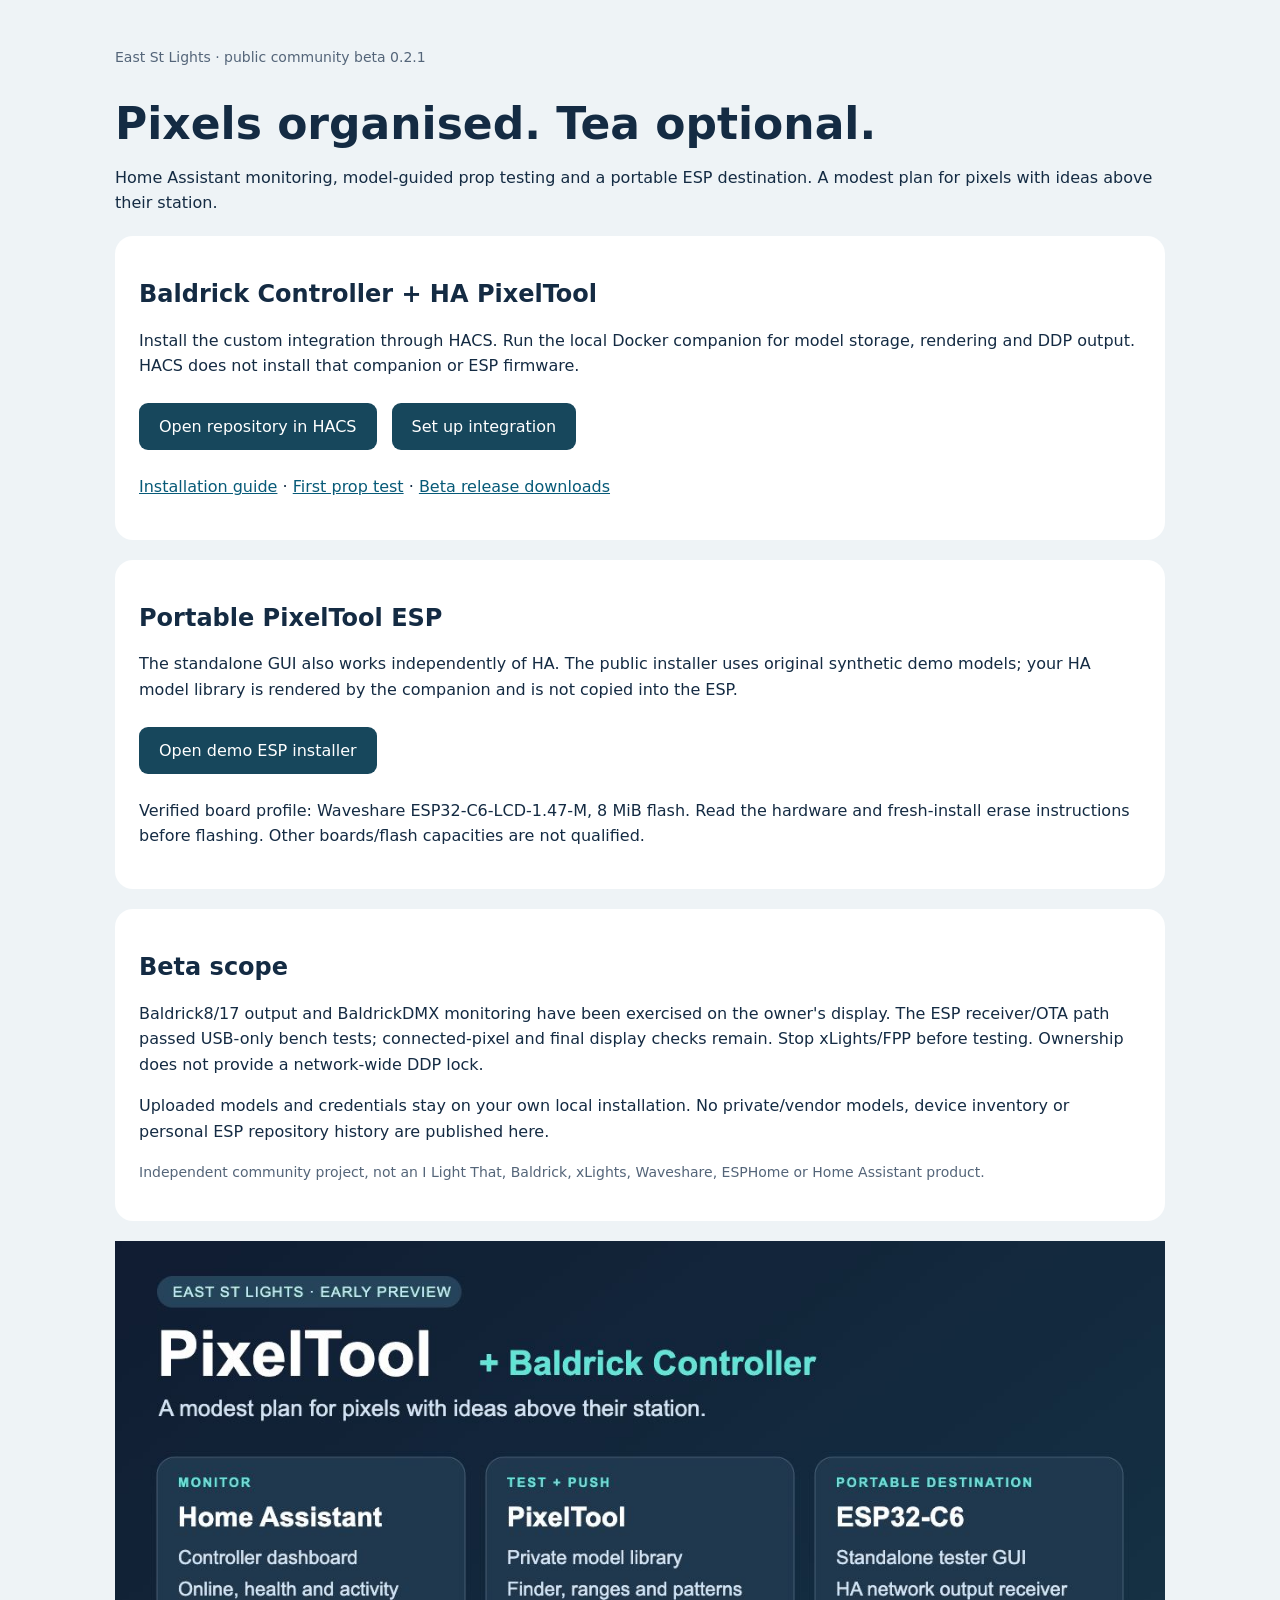
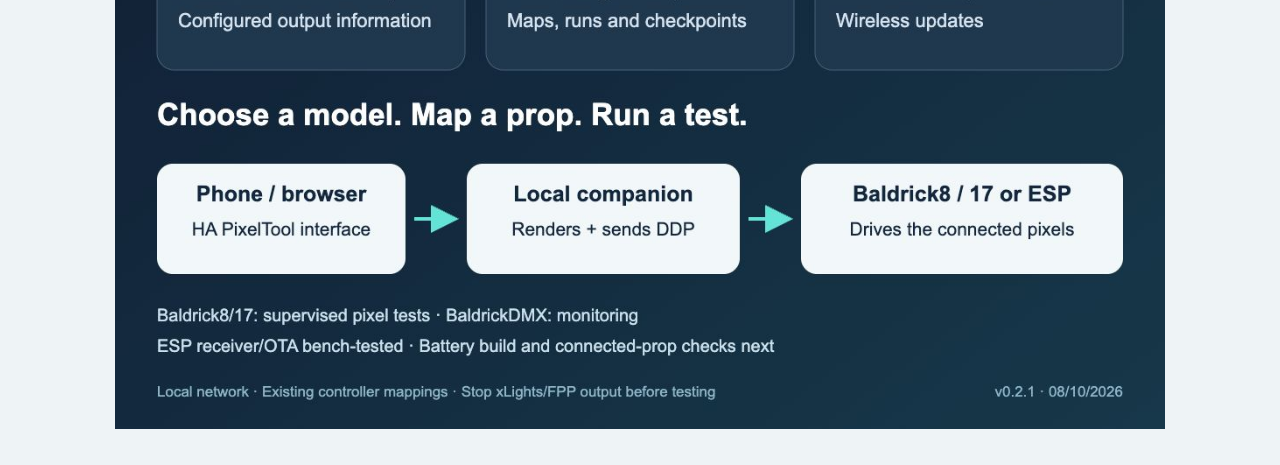
<file: index.html>
<!doctype html><html lang="en-AU"><head><meta charset="utf-8"><meta name="viewport" content="width=device-width,initial-scale=1"><title>PixelTool + Baldrick Controller</title><style>body{font-family:system-ui;color:#142b43;background:#eef3f6;margin:0}main{max-width:1050px;margin:auto;padding:32px 22px}h1{font-size:44px;margin-bottom:8px}.card{background:white;border-radius:18px;padding:24px;margin:20px 0}.button{display:inline-block;background:#17475c;color:white;padding:14px 20px;border-radius:9px;text-decoration:none;margin:8px 10px 8px 0}a{color:#075a78}img{max-width:100%;height:auto}p,li{line-height:1.6}.small{color:#546579;font-size:14px}</style></head><body><main>
<p class="small">East St Lights · public community beta 0.2.1</p><h1>Pixels organised. Tea optional.</h1><p>Home Assistant monitoring, model-guided prop testing and a portable ESP destination. A modest plan for pixels with ideas above their station.</p>
<section class="card"><h2>Baldrick Controller + HA PixelTool</h2><p>Install the custom integration through HACS. Run the local Docker companion for model storage, rendering and DDP output. HACS does not install that companion or ESP firmware.</p>
<a class="button" href="https://my.home-assistant.io/redirect/hacs_repository/?owner=sheldondickinson&amp;repository=ha-baldrick-controller&amp;category=integration">Open repository in HACS</a>
<a class="button" href="https://my.home-assistant.io/redirect/config_flow_start/?domain=baldrick_controller">Set up integration</a>
<p><a href="https://github.com/sheldondickinson/ha-baldrick-controller/blob/development/docs/INSTALL.md">Installation guide</a> · <a href="https://github.com/sheldondickinson/ha-baldrick-controller/blob/development/docs/FIRST-TEST.md">First prop test</a> · <a href="https://github.com/sheldondickinson/ha-baldrick-controller/releases">Beta release downloads</a></p>
</section><section class="card"><h2>Portable PixelTool ESP</h2><p>The standalone GUI also works independently of HA. The public installer uses original synthetic demo models; your HA model library is rendered by the companion and is not copied into the ESP.</p><a class="button" href="esp/">Open demo ESP installer</a><p>Verified board profile: Waveshare ESP32-C6-LCD-1.47-M, 8 MiB flash. Read the hardware and fresh-install erase instructions before flashing. Other boards/flash capacities are not qualified.</p></section>
<section class="card"><h2>Beta scope</h2><p>Baldrick8/17 output and BaldrickDMX monitoring have been exercised on the owner's display. The ESP receiver/OTA path passed USB-only bench tests; connected-pixel and final display checks remain. Stop xLights/FPP before testing. Ownership does not provide a network-wide DDP lock.</p><p>Uploaded models and credentials stay on your own local installation. No private/vendor models, device inventory or personal ESP repository history are published here.</p><p class="small">Independent community project, not an I Light That, Baldrick, xLights, Waveshare, ESPHome or Home Assistant product.</p></section><img src="overview.png" alt="PixelTool project overview"></main></body></html>
</file>
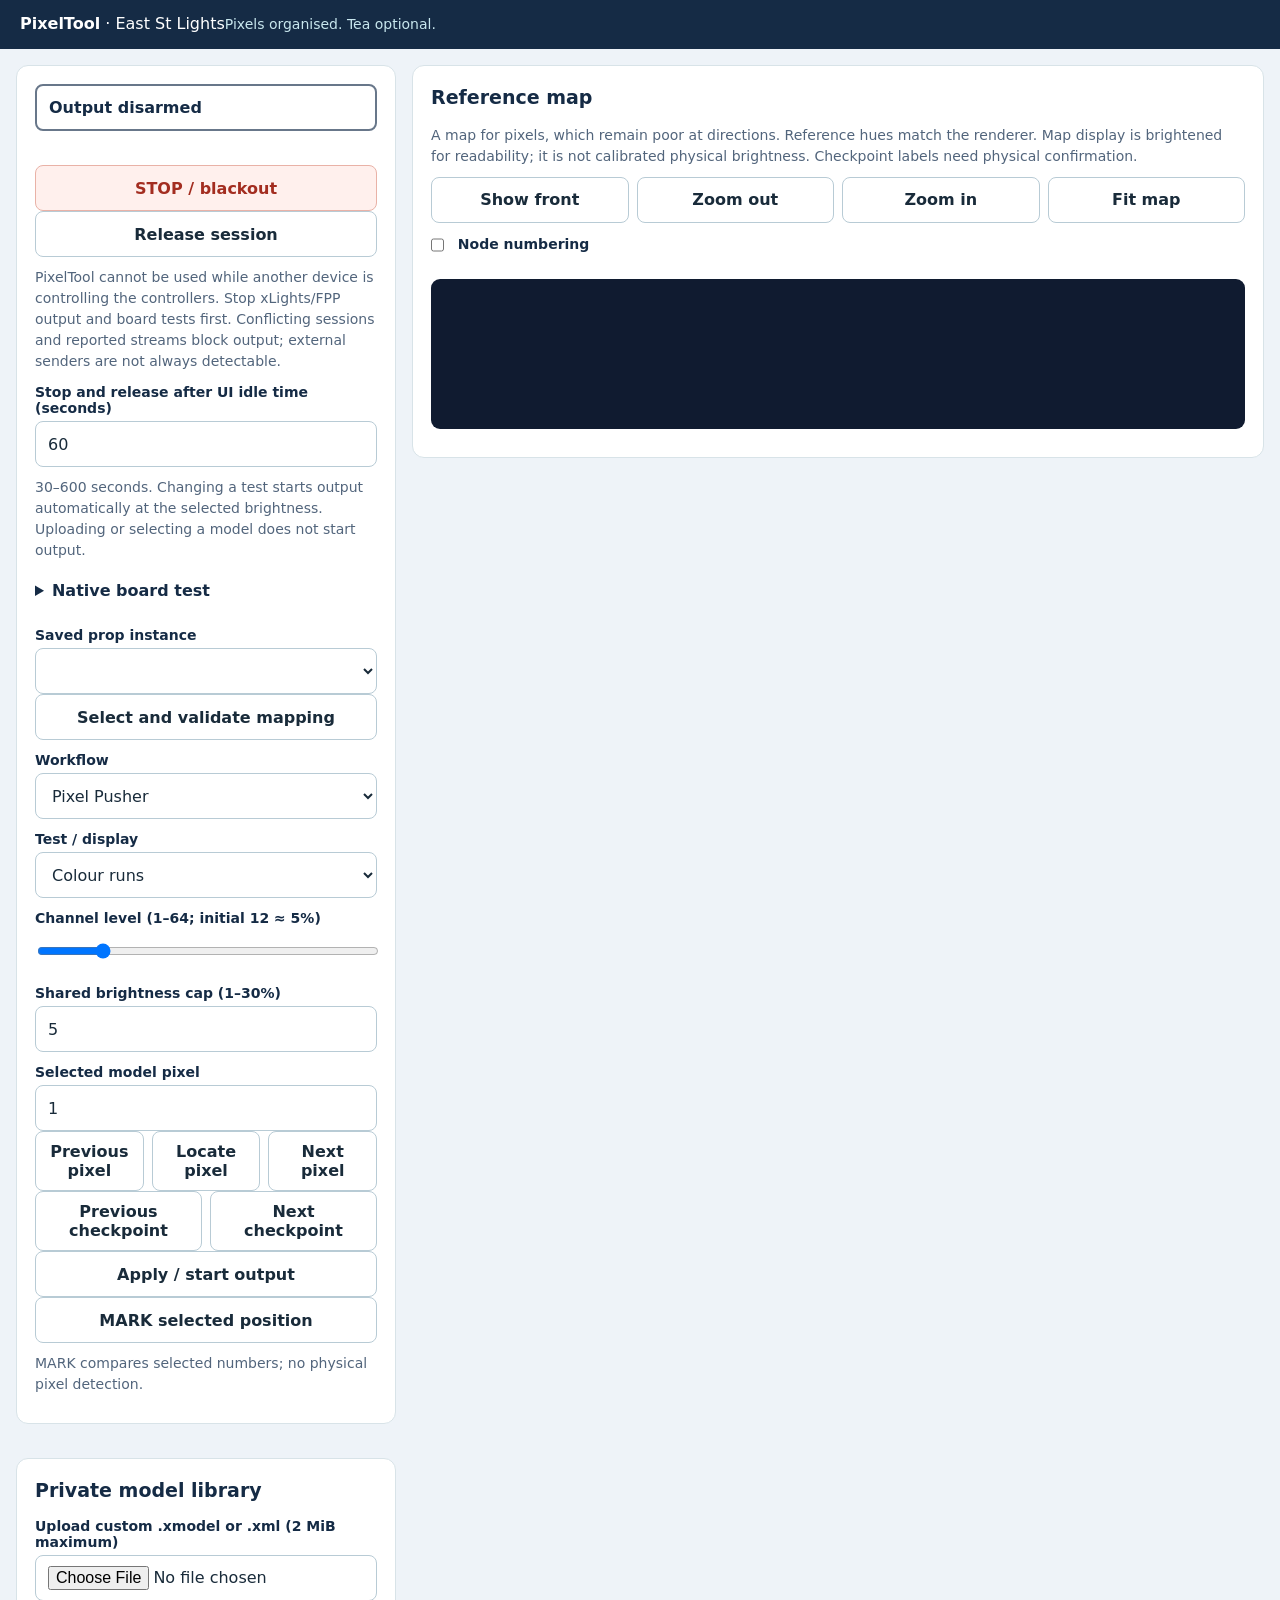
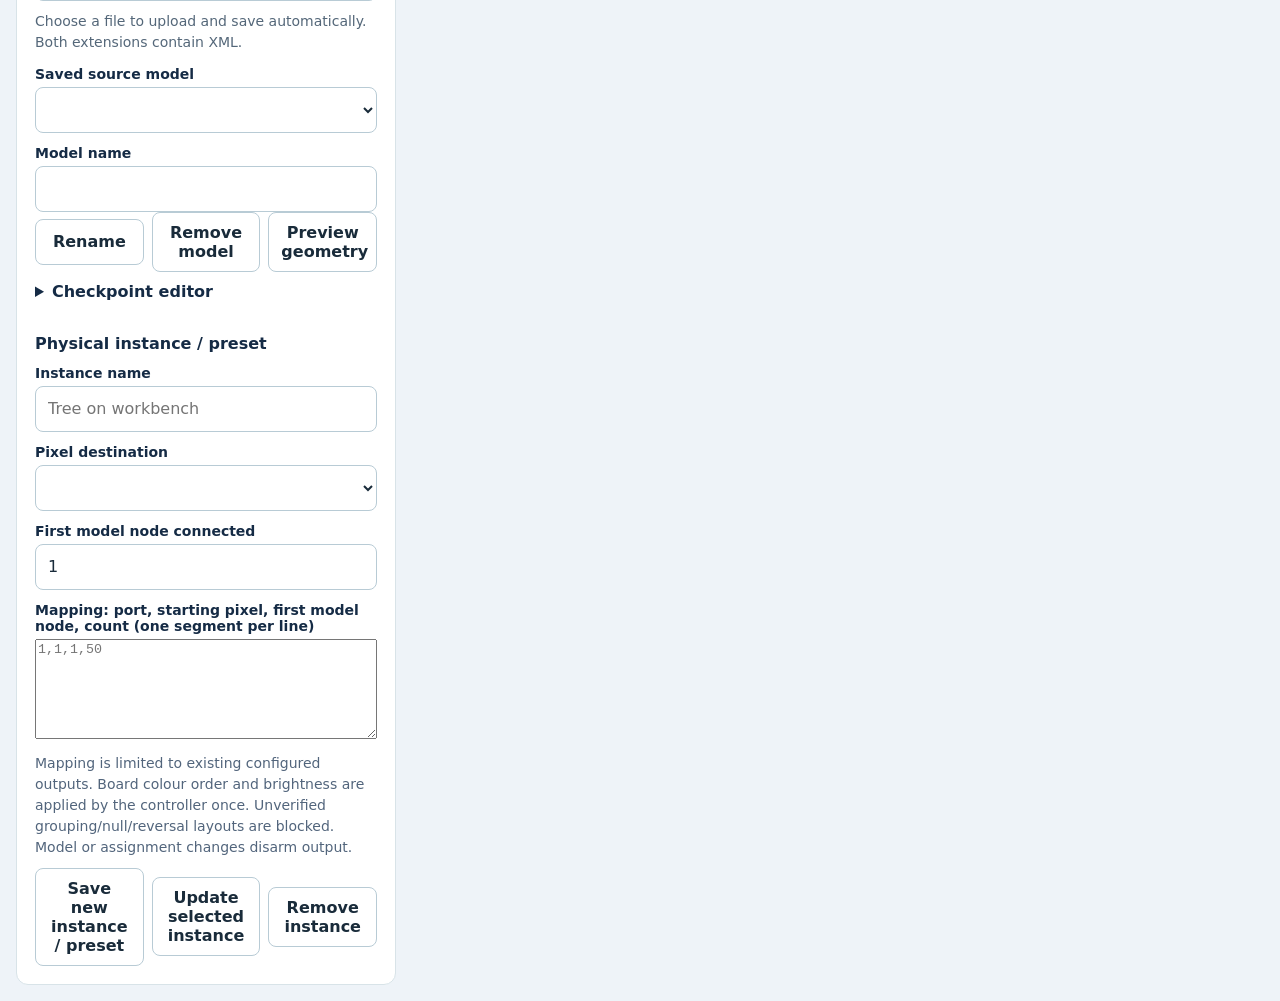
<file: pixeltool/static/index.html>
<!doctype html><html lang="en-AU"><head><meta charset="utf-8"><meta name="viewport" content="width=device-width,initial-scale=1"><title>PixelTool</title><link rel="stylesheet" href="ui.css?v=0.2.1"><style>
body{background:#eef3f8;color:#152b45}header{padding:14px 20px;background:#152b45;color:white}main{display:grid;grid-template-columns:minmax(280px,380px) minmax(0,1fr);gap:16px;padding:16px;max-width:1500px;margin:auto}.card{background:white;padding:18px;border-radius:12px;min-width:0}button,input,select{min-height:46px}label{display:block;margin:12px 0 5px}input,select,textarea{width:100%;box-sizing:border-box}input[type=checkbox]{width:auto;min-height:20px}.row{display:flex;gap:8px;flex-wrap:wrap}.row button{flex:1}.danger{background:#b91c1c;color:white}#status{padding:12px;border:2px solid #68778a;border-radius:8px;font-weight:700}.armed{background:#ffe7df!important;border-color:#b91c1c!important}#mapWrap{background:#101b30;border-radius:9px;overflow:auto;max-height:700px;margin-top:12px}svg{display:block;min-width:100%;height:auto}svg text{font-family:system-ui;paint-order:stroke;stroke:#101b30;stroke-width:.7px;pointer-events:none}#checkpoints{max-height:240px;overflow:auto}.checkpoint{display:block;width:100%;text-align:left;min-height:48px}.hint{font-size:14px;color:#52657c;line-height:1.5}.legend{display:flex;flex-wrap:wrap;gap:10px;margin:12px 0}.legend span{display:inline-block;border-radius:8px;padding:7px;color:#14263d;background:#e6edf6}textarea{min-height:100px}.wide{width:100%}#error{color:#9c1b1b;min-height:24px;font-weight:600}#mapping{white-space:pre;font-family:monospace}#tools[hidden],#pusher[hidden]{display:none}@media(max-width:760px){main{display:flex;flex-direction:column;padding:8px}.mapcard{order:2}.library{order:3}.controls{order:1}}
</style></head><body><header><strong>PixelTool</strong> · East St Lights<span class="hint" style="color:#c8e7ee">Pixels organised. Tea optional.</span></header><main>
<section class="card controls"><div id="status">Output disarmed</div><p id="selection" class="hint"></p><div id="error" role="alert"></div>
<div class="row"><button id="stop" class="danger">STOP / blackout</button></div><button id="release" class="wide">Release session</button>
<p class="hint">PixelTool cannot be used while another device is controlling the controllers. Stop xLights/FPP output and board tests first. Conflicting sessions and reported streams block output; external senders are not always detectable.</p><label for="idle">Stop and release after UI idle time (seconds)</label><input id="idle" type="number" min="30" max="600" value="60"><p class="hint">30–600 seconds. Changing a test starts output automatically at the selected brightness. Uploading or selecting a model does not start output.</p><details><summary>Native board test</summary><p class="hint">Five-second test of the first 50 pixels on one identified mapped port at no more than 5%. Prior native settings are restored. External output must be stopped.</p><select id="nativePattern"><option value="red">Red</option><option value="green">Green</option><option value="blue">Blue</option><option value="rainbow">Rainbow</option><option value="hodgson">Hodgical</option><option value="model_colours">Model colours</option></select><button id="nativeTest">Run brief native test</button></details>
<label for="instance">Saved prop instance</label><select id="instance"></select><button id="select" class="wide">Select and validate mapping</button>
<label for="tool">Workflow</label><select id="tool"><option value="pusher">Pixel Pusher</option><option value="tools">Tools</option></select>
<label for="mode">Test / display</label><select id="mode"></select>
<label for="level">Channel level (1–64; initial 12 ≈ 5%)</label><input id="level" type="range" min="1" max="64" value="12"><label for="cap">Shared brightness cap (1–30%)</label><input id="cap" type="number" min="1" max="30" value="5">
<label for="node">Selected model pixel</label><input id="node" type="number" min="1" value="1"><div class="row"><button id="prevNode">Previous pixel</button><button id="find">Locate pixel</button><button id="nextNode">Next pixel</button></div>
<div id="pusher"><div class="row"><button id="previous">Previous checkpoint</button><button id="next">Next checkpoint</button></div><div id="current"></div><div id="checkpoints"></div></div>
<div id="tools" hidden><div class="row"><div><label for="per">Pixels per strand</label><input id="per" type="number" min="1" value="50"></div><div><label for="strands">Strands</label><input id="strands" type="number" min="1" value="1"></div><div><label for="tail">Optional tail</label><input id="tail" type="number" min="0" value="0"></div></div>
<label for="start">Inclusive range start</label><input id="start" type="number" min="1" value="1"><label for="finish">Inclusive range end</label><input id="finish" type="number" min="1" value="50"><label for="ends">Manual guide section ENDS</label><input id="ends" placeholder="50, 100, 150"><label for="guideSection">Guide section index (0 = first end)</label><input id="guideSection" type="number" min="0" value="0"><label for="walk">Pixel walk interval (ms)</label><input id="walk" type="number" min="100" value="500"><p class="hint">Section ends are distinct from pusher checkpoint starts. Save this setup as a named preset using the instance controls.</p></div>
<button id="apply" class="wide">Apply / start output</button><button id="mark" class="wide">MARK selected position</button><p id="markResult" class="hint">MARK compares selected numbers; no physical pixel detection.</p></section>
<section class="card mapcard"><h2 id="mapTitle">Reference map</h2><p class="hint">A map for pixels, which remain poor at directions. Reference hues match the renderer. Map display is brightened for readability; it is not calibrated physical brightness. Checkpoint labels need physical confirmation.</p><div class="row"><button id="view">Show front</button><button id="zoomOut">Zoom out</button><button id="zoomIn">Zoom in</button><button id="fit">Fit map</button></div><label><input id="numbers" type="checkbox"> Node numbering</label><div id="legend" class="legend"></div><div id="mapWrap"><svg id="map" role="img" aria-label="Pixel reference map"></svg></div><p id="provenance" class="hint"></p></section>
<section class="card library"><h2>Private model library</h2><label for="upload">Upload custom .xmodel or .xml (2 MiB maximum)</label><input id="upload" type="file" accept=".xmodel,.xml,application/xml,text/xml"><progress id="uploadProgress" max="100" hidden style="width:100%;margin-top:12px" aria-label="Model upload progress"></progress><p id="uploadStatus" role="status" aria-live="polite">Choose a file to upload and save automatically. Both extensions contain XML.</p><label for="model">Saved source model</label><select id="model"></select><label for="title">Model name</label><input id="title"><div class="row"><button id="rename">Rename</button><button id="removeModel">Remove model</button><button id="previewModel">Preview geometry</button></div>
<details><summary>Checkpoint editor</summary><p class="hint">One start per line: node, colour index (0–6), label, confirmed (true/false). These are run starts. Suggested string boundaries are unconfirmed until you check the prop.</p><textarea id="checkpointText"></textarea><div class="row"><button id="suggest">Suggest string starts</button><button id="saveCheckpoints">Save checkpoints</button></div></details>
<h3>Physical instance / preset</h3><label for="instanceName">Instance name</label><input id="instanceName" placeholder="Tree on workbench"><label for="board">Pixel destination</label><select id="board"></select><p id="outputs" class="hint"></p><label for="first">First model node connected</label><input id="first" type="number" min="1" value="1"><label for="mapping">Mapping: port, starting pixel, first model node, count (one segment per line)</label><textarea id="mapping" placeholder="1,1,1,50"></textarea><p class="hint">Mapping is limited to existing configured outputs. Board colour order and brightness are applied by the controller once. Unverified grouping/null/reversal layouts are blocked. Model or assignment changes disarm output.</p><div class="row"><button id="newInstance">Save new instance / preset</button><button id="updateInstance">Update selected instance</button><button id="removeInstance">Remove instance</button></div></section>
</main><script src="colour.js?v=0.2.1"></script><script src="app.js?v=0.2.1"></script></body></html>
</file>
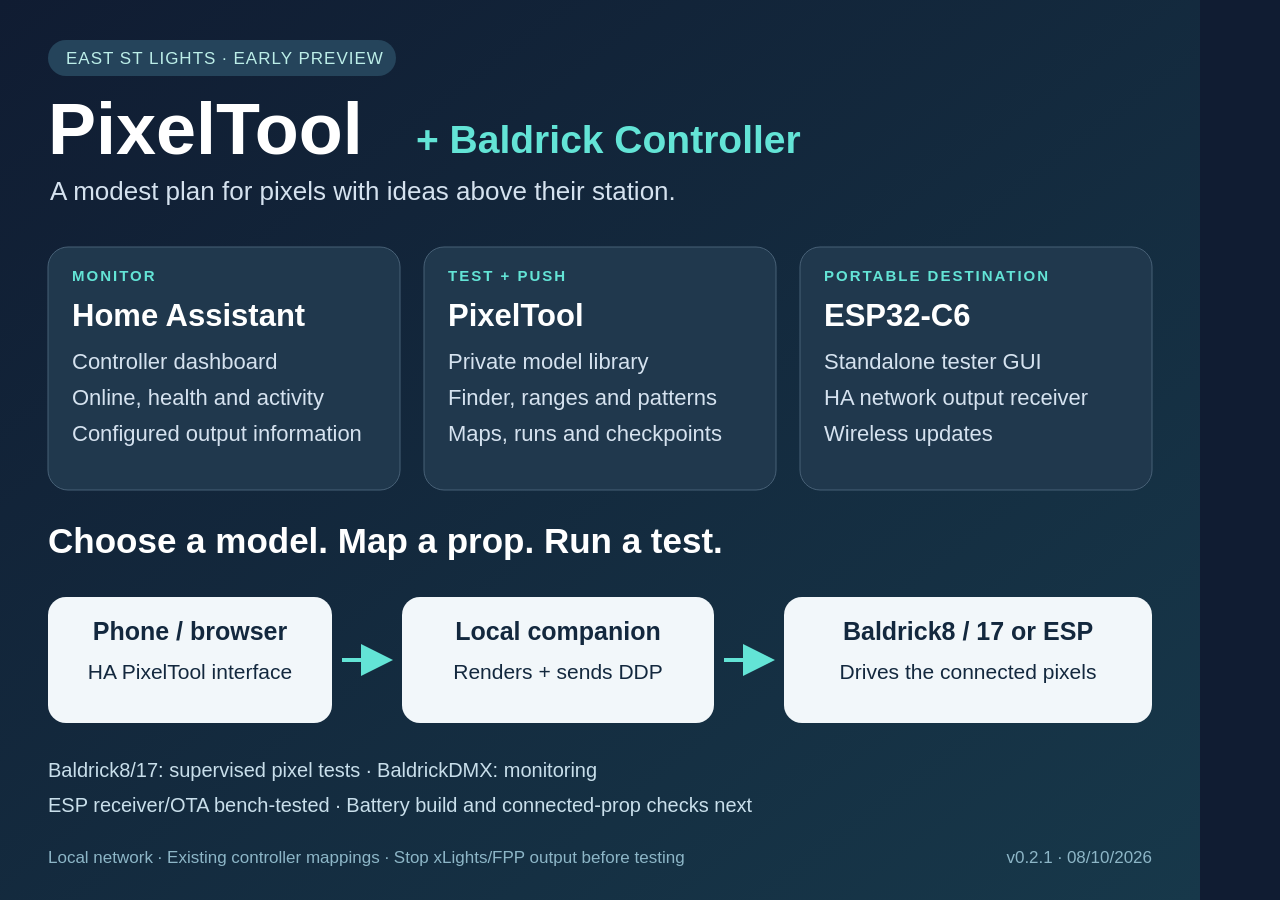
<file: docs/share/preview.html>
<!doctype html><html><head><meta charset="utf-8"><title>PixelTool sharing graphic</title><style>html,body{margin:0;width:1200px;height:900px;background:#101c32}img{display:block;width:1200px;height:900px}</style></head><body><img src="overview.svg" alt="PixelTool and Baldrick Controller project overview"></body></html>
</file>
<file: pixeltool/static/ui.css>
:root{font-family:system-ui,-apple-system,BlinkMacSystemFont,sans-serif;color:#192b3a;background:#eef3f5;font-size:16px;font-synthesis:none}*{box-sizing:border-box}body{margin:0}header{background:#152c3a;color:#fff;padding:22px max(16px,calc((100vw - 1160px)/2)) 0}header small{color:#9ac5cd;letter-spacing:.12em;font-size:12px}h1{font-size:28px;margin:5px 0 16px}nav{display:flex;gap:6px}nav a{color:#d4e7ea;text-decoration:none;padding:12px 15px;min-height:48px;border-radius:10px 10px 0 0;font-weight:650}nav a[aria-current=page]{background:#eef3f5;color:#152c3a}main,.auth-wrap{max-width:1192px;margin:auto;padding:20px 16px}main{display:grid;grid-template-columns:minmax(0,1fr) minmax(0,1fr);gap:18px;align-items:start}.column,.controls{min-width:0}.card{background:white;border:1px solid #d8e3e8;border-radius:14px;padding:20px;margin:0 0 18px;min-width:0}.card:last-child{margin-bottom:0}h2{font-size:19px;line-height:1.4;margin:0 0 14px}h3{font-size:16px;margin:18px 0 8px}p,.hint,.foot,small{font-size:14px;line-height:1.55;color:#546779}p{margin:10px 0}label{display:block;font-size:14px;font-weight:650;margin:14px 0 6px}input,select,button{font:inherit;font-size:16px;min-height:46px;min-width:0;max-width:100%;border-radius:8px;border:1px solid #b8cbd5;padding:10px 12px;background:#fff;color:#192b3a}input:not([type=checkbox]):not([type=range]),select{width:100%}input[type=checkbox]{width:20px;height:20px;min-height:20px;vertical-align:middle;margin:0 9px 0 0}input[type=range]{width:100%;padding:0;min-height:36px}button{cursor:pointer;font-weight:600}button:hover{background:#eaf4f6}button:active{transform:translateY(1px)}button.primary{background:#087e8b;color:white;border-color:#087e8b}button.danger,button.stop{background:#fff0ed;color:#a32d20;border-color:#e9b2a7}button.active{background:#dcf1f3;border-color:#087e8b}button:disabled{opacity:.5;cursor:wait}:focus-visible{outline:3px solid #f0a838;outline-offset:2px}.row{display:flex;flex-wrap:wrap;gap:8px;align-items:center}.row>*{flex:1;min-width:0}.field-grid{display:grid;grid-template-columns:1fr 1fr;gap:0 12px}.wide{width:100%}.modes{display:grid;grid-template-columns:1fr 1fr;gap:8px}.read{font-size:23px;line-height:1.45;font-weight:650}.status{padding:12px 15px;border-radius:9px;font-size:14px;margin-bottom:14px;background:#fff3d6;color:#674900;overflow-wrap:anywhere}.status.ok{background:#e2f4e9;color:#25603e}.status.error{background:#ffeded;color:#a42828}.message{font-size:14px;color:#315d6d;white-space:pre-line;overflow-wrap:anywhere;min-height:24px}a{color:#007886}.auth-wrap{padding-bottom:0}.auth-wrap .card{margin:0;padding:12px 20px}.auth-wrap label{margin:0}.auth-wrap small{display:block;margin-top:6px}.auth-wrap[hidden],[hidden]{display:none!important}details summary{font-size:16px;font-weight:650;min-height:44px;cursor:pointer;padding:10px 0}dl{margin:0}.pin-row{display:flex;justify-content:space-between;gap:12px;border-bottom:1px solid #e5ecef;padding:10px 0;font-size:14px}.pin-row dd{margin:0;text-align:right}.pin-row dt{color:#546779}.badge{font-size:13px;color:#547080}.subtle{background:#f7fafb}.section-span{grid-column:1/-1}.auth-input{max-width:260px}.actions{margin-top:16px}#modes button{text-align:left}.mode-status{margin-bottom:12px}.presets{display:grid;grid-template-columns:repeat(4,1fr);gap:8px}.presets .row{display:block}.presets button{width:100%;margin-top:5px;font-size:14px}#guide{margin-top:0}#result{min-height:24px;font-weight:650}#settings details{margin-top:12px}@media(max-width:760px){header{padding:18px 12px 0}h1{font-size:25px;margin-bottom:12px}nav a{padding:12px 13px}main{display:flex;flex-direction:column;padding:14px 12px;gap:14px}.column,.controls{width:100%}.card{padding:16px;margin-bottom:14px;width:100%}.auth-wrap{padding:14px 12px 0}.auth-wrap .card{padding:12px 16px}.row>*{flex-basis:100px}.field-grid{gap:0 10px}.read{font-size:21px}.presets{grid-template-columns:repeat(2,1fr)}}@media(prefers-reduced-motion:reduce){*{scroll-behavior:auto!important}}
</file>
